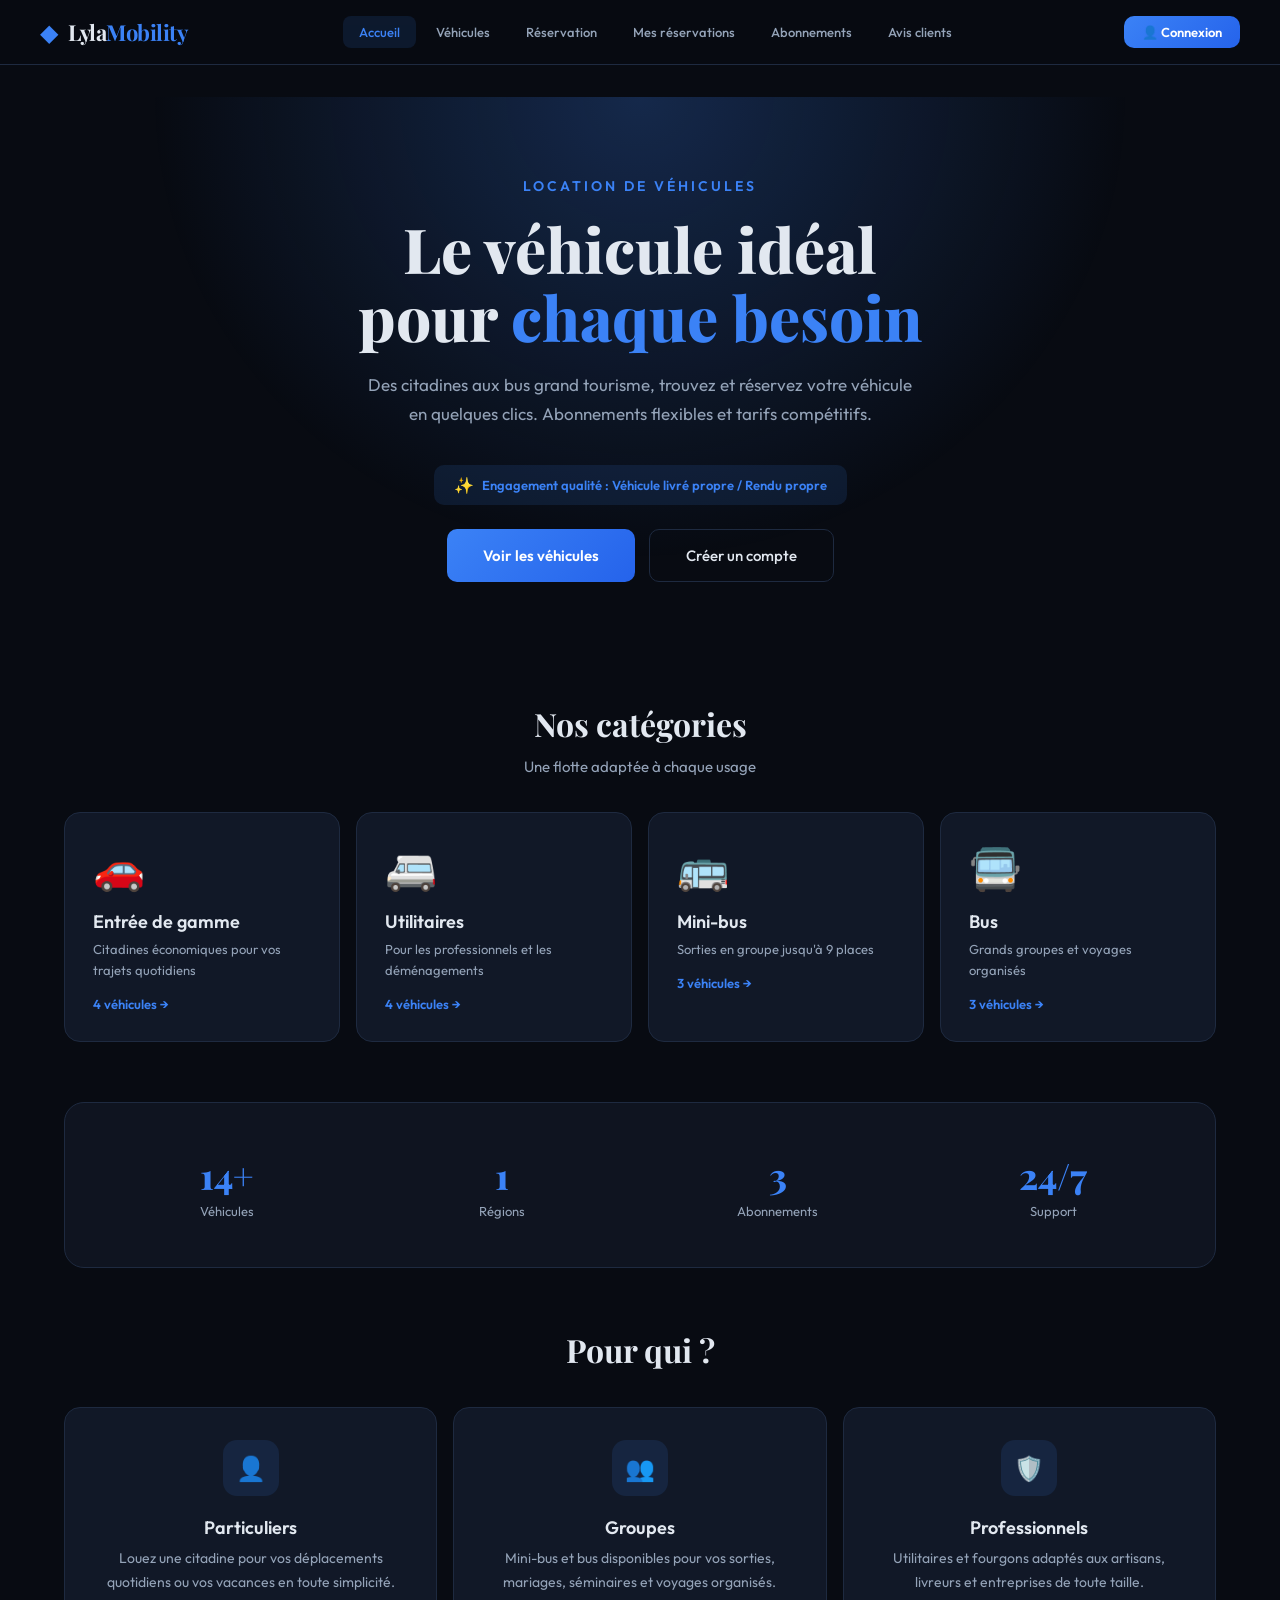
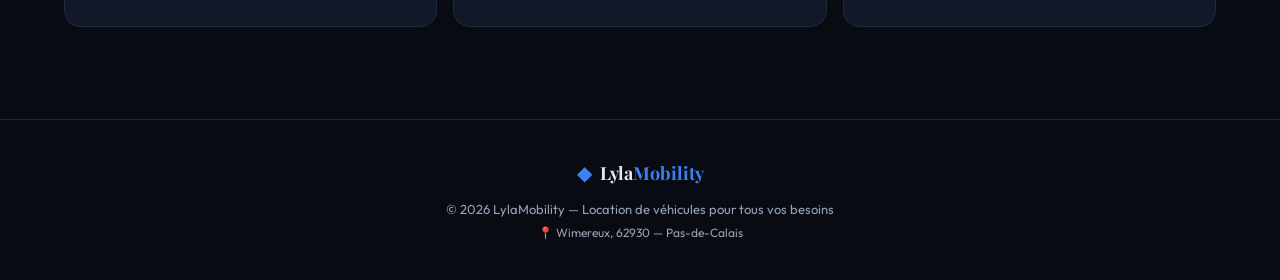
<file: index.html>
<!DOCTYPE html>
<html lang="fr">
<head>
  <meta charset="UTF-8">
  <meta name="viewport" content="width=device-width, initial-scale=1.0">
  <title>LylaMobility — Location de véhicules</title>
  <link href="https://fonts.googleapis.com/css2?family=Outfit:wght@300;400;500;600;700&family=Playfair+Display:wght@600;700;800&display=swap" rel="stylesheet">
  <link rel="stylesheet" href="style.css">
</head>
<body>


<div id="notification" class="notification hidden"></div>


<div id="authModal" class="modal-overlay hidden" onclick="if(event.target===this)closeAuth()">
  <div class="modal-content" style="max-width:420px" onclick="event.stopPropagation()">
    <div style="display:flex;justify-content:space-between;align-items:center;margin-bottom:32px">
      <h2 id="authTitle" style="font-family:var(--font-display);font-size:26px;font-weight:700">Connexion</h2>
      <button class="btn-icon" onclick="closeAuth()" style="font-size:20px">✕</button>
    </div>
    <div id="authFields" style="display:flex;flex-direction:column;gap:14px">
      <input id="authName" class="input-field hidden" placeholder="Nom complet">
      <input id="authEmail" class="input-field" type="email" placeholder="Email">
      <input id="authPassword" class="input-field" type="password" placeholder="Mot de passe" onkeydown="if(event.key==='Enter')submitAuth()">
    </div>
    <button class="btn-primary" style="width:100%;margin-top:20px;padding:14px" onclick="submitAuth()" id="authSubmitBtn">Se connecter</button>
    <p style="text-align:center;margin-top:20px;font-size:13px;color:var(--muted)">
      <span id="authSwitchText">Pas de compte ? </span>
      <span id="authSwitchLink" onclick="toggleAuthMode()" style="color:var(--accent);cursor:pointer;font-weight:600">S'inscrire</span>
    </p>
  </div>
</div>


<div id="detailModal" class="modal-overlay hidden" onclick="if(event.target===this)closeDetail()">
  <div class="modal-content" style="max-width:560px;position:relative" onclick="event.stopPropagation()">
    <button class="btn-icon" onclick="closeDetail()" style="position:absolute;top:16px;right:16px;font-size:20px;z-index:1">✕</button>
    <div id="detailContent"></div>
  </div>
</div>


<nav>
  <div class="nav-inner">
    <div class="logo" onclick="showPage('home')">
      <span class="logo-diamond">◆</span>
      <span class="logo-text">Lyla<span class="logo-accent">Mobility</span></span>
    </div>
    <div class="nav-links" id="navLinks"></div>
    <div id="navAuth"></div>
  </div>
</nav>


<div id="page-home" class="page active">
  <div class="hero fade-in">
    <div class="hero-label">Location de véhicules</div>
    <h1 class="hero-title">Le véhicule idéal<br>pour <span style="color:var(--accent)">chaque besoin</span></h1>
    <p class="hero-desc">Des citadines aux bus grand tourisme, trouvez et réservez votre véhicule en quelques clics. Abonnements flexibles et tarifs compétitifs.</p>
    <div style="display:inline-flex;align-items:center;gap:8px;background:var(--accent-soft);padding:10px 20px;border-radius:10px;margin-bottom:24px">
      <span style="font-size:16px">✨</span>
      <span style="font-size:13px;color:var(--accent);font-weight:600">Engagement qualité : Véhicule livré propre / Rendu propre</span>
    </div>
    <div class="hero-buttons">
      <button class="btn-primary" style="padding:16px 36px;font-size:15px" onclick="showPage('vehicles')">Voir les véhicules</button>
      <button class="btn-secondary" style="padding:16px 36px;font-size:15px" id="heroRegisterBtn" onclick="openAuth('register')">Créer un compte</button>
    </div>
  </div>

  <div class="section">
    <h2 class="section-title section-title-center">Nos catégories</h2>
    <p class="section-desc section-desc-center">Une flotte adaptée à chaque usage</p>
    <div class="grid-4" id="categoriesGrid"></div>
  </div>

  <div class="section">
    <div class="stats-bar">
      <div class="stat-item"><div class="stat-value">14+</div><div class="stat-label">Véhicules</div></div>
      <div class="stat-item"><div class="stat-value">1</div><div class="stat-label">Régions</div></div>
      <div class="stat-item"><div class="stat-value">3</div><div class="stat-label">Abonnements</div></div>
      <div class="stat-item"><div class="stat-value">24/7</div><div class="stat-label">Support</div></div>
    </div>
  </div>

  <div class="section">
    <h2 class="section-title section-title-center">Pour qui ?</h2>
    <div class="grid-3" style="margin-top:36px">
      <div class="card target-card"><div class="target-icon">👤</div><h3 class="target-title">Particuliers</h3><p class="target-desc">Louez une citadine pour vos déplacements quotidiens ou vos vacances en toute simplicité.</p></div>
      <div class="card target-card"><div class="target-icon">👥</div><h3 class="target-title">Groupes</h3><p class="target-desc">Mini-bus et bus disponibles pour vos sorties, mariages, séminaires et voyages organisés.</p></div>
      <div class="card target-card"><div class="target-icon">🛡️</div><h3 class="target-title">Professionnels</h3><p class="target-desc">Utilitaires et fourgons adaptés aux artisans, livreurs et entreprises de toute taille.</p></div>
    </div>
  </div>
</div>


<div id="page-vehicles" class="page">
  <h1 class="page-title fade-in">Nos véhicules</h1>
  <p class="page-desc fade-in">Explorez notre flotte et trouvez le véhicule adapté à vos besoins</p>
  <div class="filters" id="filtersBar"></div>
  <div class="grid-auto" id="vehiclesGrid"></div>
</div>


<div id="page-reservation" class="page">
  <div id="reservationContent"></div>
</div>


<div id="page-status" class="page">
  <div id="statusContent"></div>
</div>


<div id="page-subscriptions" class="page">
  <h1 class="page-title fade-in" style="text-align:center">Nos abonnements</h1>
  <p class="page-desc fade-in" style="text-align:center">Choisissez la formule qui vous correspond</p>
  <div class="sub-grid" id="subsGrid"></div>
</div>
<div id="page-reviews" class="page">
  <h1 class="page-title fade-in" style="text-align:center">Avis clients</h1>
  <p class="page-desc fade-in" style="text-align:center">Découvrez les retours de nos clients et partagez votre expérience</p>
  <div id="reviewsContent"></div>
</div>

<div id="page-admin" class="page">
  <h1 class="page-title fade-in">Administration</h1>
  <p class="page-desc fade-in">Gérez les réservations, utilisateurs et véhicules</p>
  <div class="admin-stats" id="adminStats"></div>
  <div class="admin-tabs" id="adminTabs"></div>
  <div class="admin-table-wrap" id="adminTableWrap"></div>
</div>


<footer>
  <div style="display:flex;align-items:center;justify-content:center;gap:8px;margin-bottom:16px">
    <span style="color:var(--accent);font-size:20px">◆</span>
    <span style="font-family:var(--font-display);font-size:18px;font-weight:700">Lyla<span style="color:var(--accent)">Mobility</span></span>
  </div>
  <p>© 2026 LylaMobility — Location de véhicules pour tous vos besoins</p>
  <p style="color:var(--muted);font-size:12px;margin-top:8px">📍 Wimereux, 62930 — Pas-de-Calais</p>
</footer>


<script src="script.js"></script>
</body>
</html>
</file>
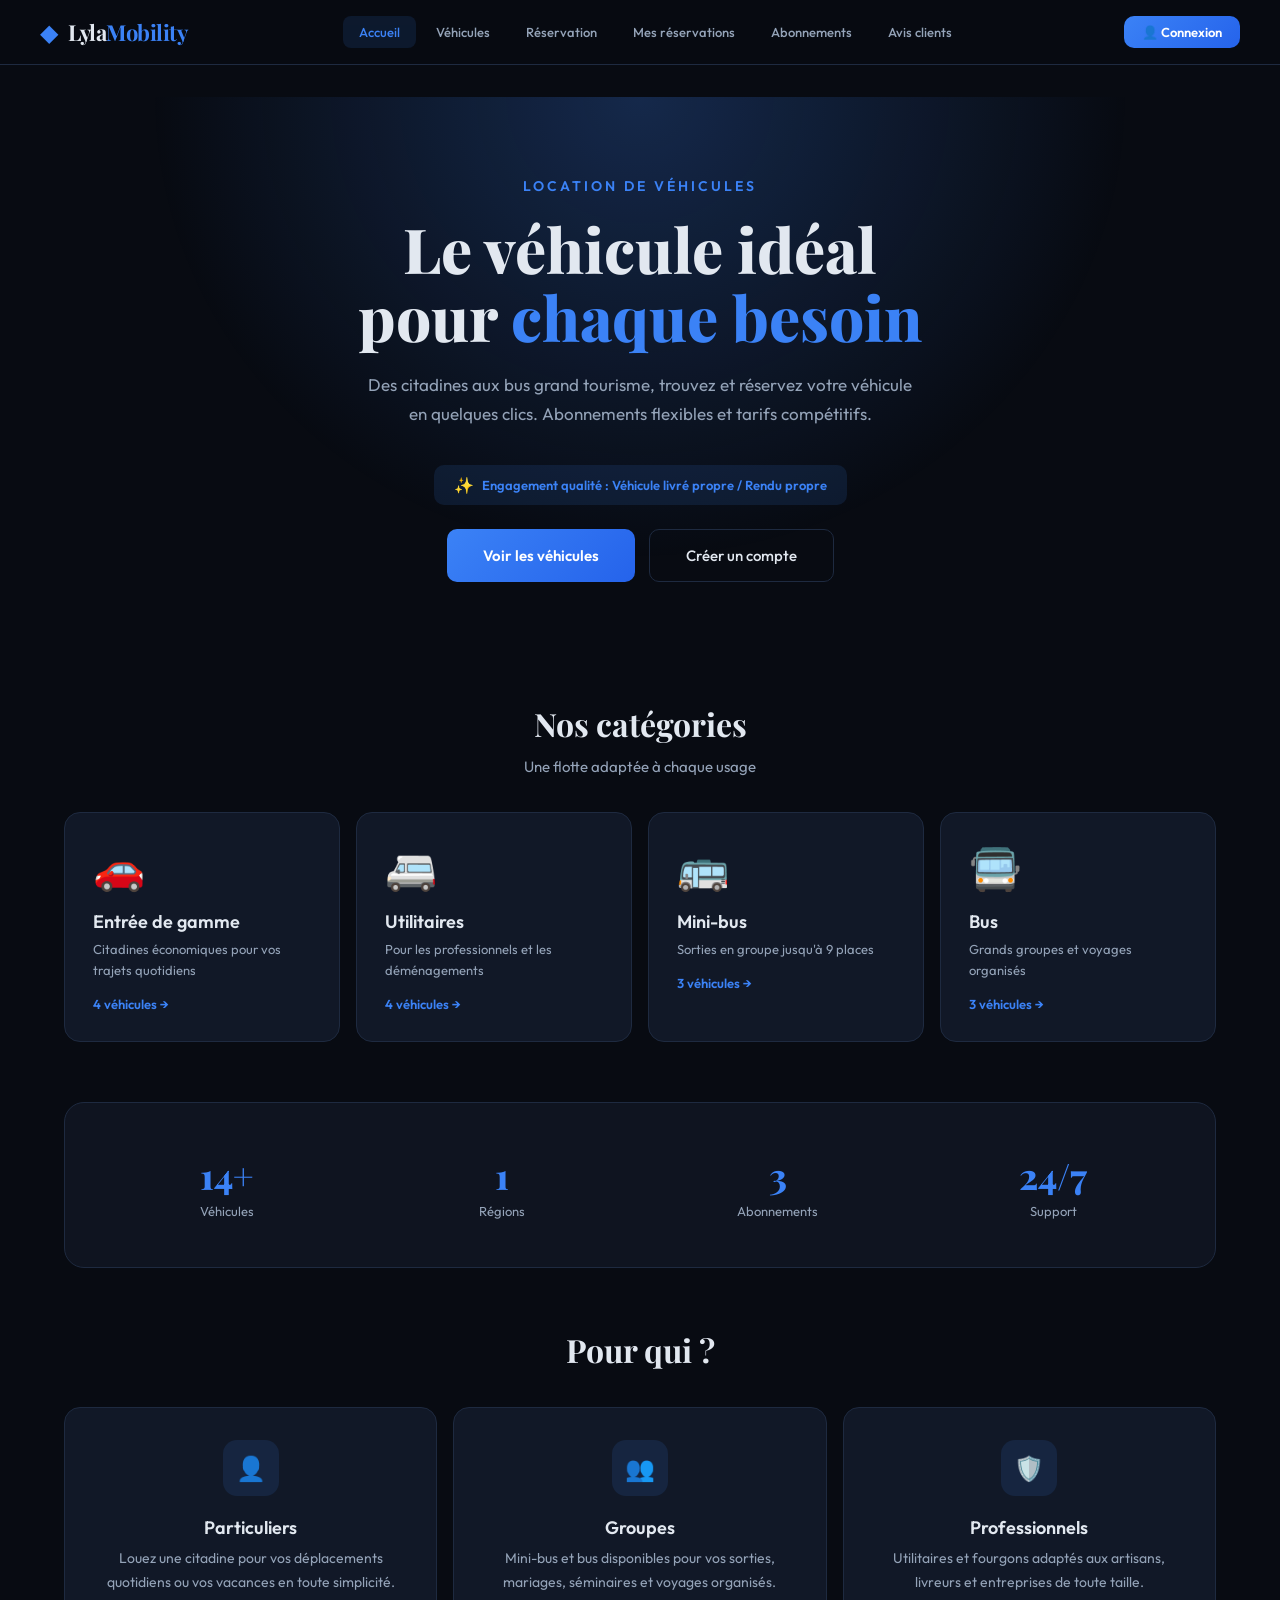
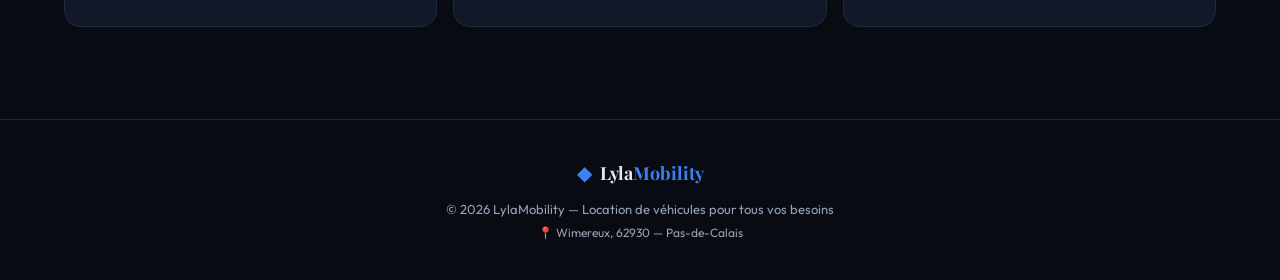
<file: index (1).html>
<!DOCTYPE html>
<html lang="fr">
<head>
  <meta charset="UTF-8">
  <meta name="viewport" content="width=device-width, initial-scale=1.0">
  <title>LylaMobility — Location de véhicules</title>
  <link href="https://fonts.googleapis.com/css2?family=Outfit:wght@300;400;500;600;700&family=Playfair+Display:wght@600;700;800&display=swap" rel="stylesheet">
  <link rel="stylesheet" href="style.css">
</head>
<body>


<div id="notification" class="notification hidden"></div>


<div id="authModal" class="modal-overlay hidden" onclick="if(event.target===this)closeAuth()">
  <div class="modal-content" style="max-width:420px" onclick="event.stopPropagation()">
    <div style="display:flex;justify-content:space-between;align-items:center;margin-bottom:32px">
      <h2 id="authTitle" style="font-family:var(--font-display);font-size:26px;font-weight:700">Connexion</h2>
      <button class="btn-icon" onclick="closeAuth()" style="font-size:20px">✕</button>
    </div>
    <div id="authFields" style="display:flex;flex-direction:column;gap:14px">
      <input id="authName" class="input-field hidden" placeholder="Nom complet">
      <input id="authEmail" class="input-field" type="email" placeholder="Email">
      <input id="authPassword" class="input-field" type="password" placeholder="Mot de passe" onkeydown="if(event.key==='Enter')submitAuth()">
    </div>
    <button class="btn-primary" style="width:100%;margin-top:20px;padding:14px" onclick="submitAuth()" id="authSubmitBtn">Se connecter</button>
    <p style="text-align:center;margin-top:20px;font-size:13px;color:var(--muted)">
      <span id="authSwitchText">Pas de compte ? </span>
      <span id="authSwitchLink" onclick="toggleAuthMode()" style="color:var(--accent);cursor:pointer;font-weight:600">S'inscrire</span>
    </p>
  </div>
</div>


<div id="detailModal" class="modal-overlay hidden" onclick="if(event.target===this)closeDetail()">
  <div class="modal-content" style="max-width:560px;position:relative" onclick="event.stopPropagation()">
    <button class="btn-icon" onclick="closeDetail()" style="position:absolute;top:16px;right:16px;font-size:20px;z-index:1">✕</button>
    <div id="detailContent"></div>
  </div>
</div>


<nav>
  <div class="nav-inner">
    <div class="logo" onclick="showPage('home')">
      <span class="logo-diamond">◆</span>
      <span class="logo-text">Lyla<span class="logo-accent">Mobility</span></span>
    </div>
    <div class="nav-links" id="navLinks"></div>
    <div id="navAuth"></div>
  </div>
</nav>


<div id="page-home" class="page active">
  <div class="hero fade-in">
    <div class="hero-label">Location de véhicules</div>
    <h1 class="hero-title">Le véhicule idéal<br>pour <span style="color:var(--accent)">chaque besoin</span></h1>
    <p class="hero-desc">Des citadines aux bus grand tourisme, trouvez et réservez votre véhicule en quelques clics. Abonnements flexibles et tarifs compétitifs.</p>
    <div style="display:inline-flex;align-items:center;gap:8px;background:var(--accent-soft);padding:10px 20px;border-radius:10px;margin-bottom:24px">
      <span style="font-size:16px">✨</span>
      <span style="font-size:13px;color:var(--accent);font-weight:600">Engagement qualité : Véhicule livré propre / Rendu propre</span>
    </div>
    <div class="hero-buttons">
      <button class="btn-primary" style="padding:16px 36px;font-size:15px" onclick="showPage('vehicles')">Voir les véhicules</button>
      <button class="btn-secondary" style="padding:16px 36px;font-size:15px" id="heroRegisterBtn" onclick="openAuth('register')">Créer un compte</button>
    </div>
  </div>

  <div class="section">
    <h2 class="section-title section-title-center">Nos catégories</h2>
    <p class="section-desc section-desc-center">Une flotte adaptée à chaque usage</p>
    <div class="grid-4" id="categoriesGrid"></div>
  </div>

  <div class="section">
    <div class="stats-bar">
      <div class="stat-item"><div class="stat-value">14+</div><div class="stat-label">Véhicules</div></div>
      <div class="stat-item"><div class="stat-value">1</div><div class="stat-label">Régions</div></div>
      <div class="stat-item"><div class="stat-value">3</div><div class="stat-label">Abonnements</div></div>
      <div class="stat-item"><div class="stat-value">24/7</div><div class="stat-label">Support</div></div>
    </div>
  </div>

  <div class="section">
    <h2 class="section-title section-title-center">Pour qui ?</h2>
    <div class="grid-3" style="margin-top:36px">
      <div class="card target-card"><div class="target-icon">👤</div><h3 class="target-title">Particuliers</h3><p class="target-desc">Louez une citadine pour vos déplacements quotidiens ou vos vacances en toute simplicité.</p></div>
      <div class="card target-card"><div class="target-icon">👥</div><h3 class="target-title">Groupes</h3><p class="target-desc">Mini-bus et bus disponibles pour vos sorties, mariages, séminaires et voyages organisés.</p></div>
      <div class="card target-card"><div class="target-icon">🛡️</div><h3 class="target-title">Professionnels</h3><p class="target-desc">Utilitaires et fourgons adaptés aux artisans, livreurs et entreprises de toute taille.</p></div>
    </div>
  </div>
</div>


<div id="page-vehicles" class="page">
  <h1 class="page-title fade-in">Nos véhicules</h1>
  <p class="page-desc fade-in">Explorez notre flotte et trouvez le véhicule adapté à vos besoins</p>
  <div class="filters" id="filtersBar"></div>
  <div class="grid-auto" id="vehiclesGrid"></div>
</div>


<div id="page-reservation" class="page">
  <div id="reservationContent"></div>
</div>


<div id="page-status" class="page">
  <div id="statusContent"></div>
</div>


<div id="page-subscriptions" class="page">
  <h1 class="page-title fade-in" style="text-align:center">Nos abonnements</h1>
  <p class="page-desc fade-in" style="text-align:center">Choisissez la formule qui vous correspond</p>
  <div class="sub-grid" id="subsGrid"></div>
</div>
<div id="page-reviews" class="page">
  <h1 class="page-title fade-in" style="text-align:center">Avis clients</h1>
  <p class="page-desc fade-in" style="text-align:center">Découvrez les retours de nos clients et partagez votre expérience</p>
  <div id="reviewsContent"></div>
</div>

<div id="page-admin" class="page">
  <h1 class="page-title fade-in">Administration</h1>
  <p class="page-desc fade-in">Gérez les réservations, utilisateurs et véhicules</p>
  <div class="admin-stats" id="adminStats"></div>
  <div class="admin-tabs" id="adminTabs"></div>
  <div class="admin-table-wrap" id="adminTableWrap"></div>
</div>


<footer>
  <div style="display:flex;align-items:center;justify-content:center;gap:8px;margin-bottom:16px">
    <span style="color:var(--accent);font-size:20px">◆</span>
    <span style="font-family:var(--font-display);font-size:18px;font-weight:700">Lyla<span style="color:var(--accent)">Mobility</span></span>
  </div>
  <p>© 2026 LylaMobility — Location de véhicules pour tous vos besoins</p>
  <p style="color:var(--muted);font-size:12px;margin-top:8px">📍 Wimereux, 62930 — Pas-de-Calais</p>
</footer>


<script src="script.js"></script>
</body>
</html>
</file>
<file: style.css>
*, *::before, *::after { box-sizing: border-box; margin: 0; padding: 0; }

:root {
    --bg: #080B12;
    --surface: #0F1420;
    --card: #111827;
    --border: #1E2A40;
    --text: #E2E8F0;
    --muted: #94A3B8;
    --accent: #3B82F6;
    --accent-soft: rgba(59,130,246,0.12);
    --accent-glow: rgba(59,130,246,0.25);
    --success: #34D399;
    --danger: #EF4444;
    --info: #60A5FA;
    --font: 'Outfit', sans-serif;
    --font-display: 'Playfair Display', serif;
}

body {
    font-family: var(--font);
    background: var(--bg);
    color: var(--text);
    min-height: 100vh;
}

::-webkit-scrollbar { width: 6px; }
::-webkit-scrollbar-track { background: var(--bg); }
::-webkit-scrollbar-thumb { background: var(--border); border-radius: 3px; }

input, select, textarea { font-family: var(--font); }
a { text-decoration: none; color: inherit; }

/* ── ANIMATIONS ── */
@keyframes fadeIn {
    from { opacity: 0; transform: translateY(12px); }
    to { opacity: 1; transform: translateY(0); }
}
@keyframes slideDown {
    from { opacity: 0; transform: translateY(-20px); }
    to { opacity: 1; transform: translateY(0); }
}
.fade-in { animation: fadeIn 0.5s ease forwards; }


nav {
    position: sticky;
    top: 0;
    z-index: 100;
    background: rgba(8,11,18,0.85);
    backdrop-filter: blur(20px);
    border-bottom: 1px solid var(--border);
    padding: 0 24px;
}
.nav-inner {
    max-width: 1200px;
    margin: 0 auto;
    display: flex;
    align-items: center;
    justify-content: space-between;
    height: 64px;
}
.logo { display: flex; align-items: center; gap: 10px; cursor: pointer; }
.logo-diamond { font-size: 24px; color: var(--accent); }
.logo-text { font-family: var(--font-display); font-size: 22px; font-weight: 700; letter-spacing: -0.5px; }
.logo-accent { color: var(--accent); }
.nav-links { display: flex; gap: 4px; overflow-x: auto; }
.nav-btn {
    background: transparent; color: var(--muted); border: none; padding: 8px 16px;
    border-radius: 8px; cursor: pointer; font-size: 13px; font-weight: 500;
    white-space: nowrap; font-family: var(--font); transition: all 0.2s;
}
.nav-btn.active { background: var(--accent-soft); color: var(--accent); }
.nav-btn:hover { color: var(--accent); }
.nav-user { display: flex; align-items: center; gap: 12px; }
.nav-user-info { text-align: right; }
.nav-user-name { font-size: 13px; font-weight: 600; }
.nav-user-sub { font-size: 11px; color: var(--muted); }


.btn-primary {
    background: linear-gradient(135deg, var(--accent), #2563EB); color: #fff; border: none;
    padding: 12px 28px; border-radius: 10px; font-weight: 600; cursor: pointer;
    font-size: 14px; transition: all 0.3s; font-family: var(--font);
}
.btn-primary:hover { transform: translateY(-2px); box-shadow: 0 8px 24px var(--accent-glow); }
.btn-secondary {
    background: transparent; color: var(--text); border: 1.5px solid var(--border);
    padding: 12px 28px; border-radius: 10px; font-weight: 500; cursor: pointer;
    font-size: 14px; transition: all 0.3s; font-family: var(--font);
}
.btn-secondary:hover { border-color: var(--accent); color: var(--accent); }
.btn-sm { padding: 8px 18px; font-size: 13px; }
.btn-danger { border-color: var(--danger); color: var(--danger); }
.btn-icon { background: none; border: none; color: var(--muted); cursor: pointer; padding: 4px; }


.input-field {
    width: 100%; background: var(--surface); border: 1.5px solid var(--border); color: var(--text);
    padding: 12px 16px; border-radius: 10px; font-size: 14px; outline: none; transition: border-color 0.3s;
}
.input-field:focus { border-color: var(--accent); }
.input-field::placeholder { color: var(--muted); }
select.input-field { appearance: none; cursor: pointer; }


.badge {
    display: inline-block; padding: 4px 12px; border-radius: 20px;
    font-size: 11px; font-weight: 600; text-transform: uppercase; letter-spacing: 0.5px;
}
.badge-success { background: rgba(52,211,153,0.15); color: var(--success); }
.badge-danger { background: rgba(239,68,68,0.15); color: var(--danger); }
.badge-info { background: rgba(96,165,250,0.15); color: var(--info); }


.card {
    background: var(--card); border-radius: 16px;
    border: 1px solid var(--border); transition: all 0.3s;
}
.card:hover { transform: translateY(-4px); box-shadow: 0 12px 40px rgba(0,0,0,0.4); }


.modal-overlay {
    position: fixed; inset: 0; z-index: 1000; background: rgba(0,0,0,0.7);
    backdrop-filter: blur(8px); display: flex; align-items: center;
    justify-content: center; padding: 20px;
}
.modal-content {
    background: var(--surface); border-radius: 20px; padding: 40px;
    width: 100%; border: 1px solid var(--border); animation: fadeIn 0.3s ease;
}
.modal-close {
    position: absolute; top: 16px; right: 16px; background: none;
    border: none; color: var(--muted); cursor: pointer; font-size: 20px;
}


.notification {
    position: fixed; top: 20px; right: 20px; z-index: 9999; padding: 14px 24px;
    border-radius: 12px; color: #fff; font-weight: 600; font-size: 14px;
    animation: slideDown 0.3s ease; box-shadow: 0 8px 32px rgba(0,0,0,0.3);
    transition: opacity 0.3s;
}


.page {
    display: none; max-width: 1200px; margin: 0 auto;
    padding: 32px 24px; min-height: calc(100vh - 64px);
}
.page.active { display: block; }


.hero {
    text-align: center; padding: 80px 20px 60px;
    background: radial-gradient(ellipse at 50% 0%, var(--accent-glow) 0%, transparent 60%);
    border-radius: 24px; margin-bottom: 60px;
}
.hero-label {
    font-size: 14px; color: var(--accent); font-weight: 600;
    letter-spacing: 3px; text-transform: uppercase; margin-bottom: 20px;
}
.hero-title {
    font-family: var(--font-display); font-size: clamp(36px, 5vw, 62px);
    font-weight: 800; line-height: 1.1; margin-bottom: 20px;
}
.hero-desc {
    color: var(--muted); font-size: 17px; max-width: 560px;
    margin: 0 auto 36px; line-height: 1.7;
}
.hero-buttons { display: flex; gap: 14px; justify-content: center; flex-wrap: wrap; }


.grid-4 { display: grid; grid-template-columns: repeat(auto-fit, minmax(240px, 1fr)); gap: 16px; }
.grid-3 { display: grid; grid-template-columns: repeat(auto-fit, minmax(280px, 1fr)); gap: 16px; }
.grid-auto { display: grid; grid-template-columns: repeat(auto-fill, minmax(280px, 1fr)); gap: 18px; }

.stats-bar {
    display: grid; grid-template-columns: repeat(auto-fit, minmax(200px, 1fr));
    gap: 16px; background: var(--surface); border-radius: 20px;
    padding: 32px; border: 1px solid var(--border);
}
.stat-item { text-align: center; padding: 16px; }
.stat-value { font-family: var(--font-display); font-size: 36px; font-weight: 800; color: var(--accent); }
.stat-label { color: var(--muted); font-size: 13px; margin-top: 4px; }


.cat-card { padding: 28px; cursor: pointer; }
.cat-icon { font-size: 42px; margin-bottom: 16px; }
.cat-title { font-size: 18px; font-weight: 600; margin-bottom: 6px; }
.cat-desc { color: var(--muted); font-size: 13px; line-height: 1.6; margin-bottom: 12px; }
.cat-link { color: var(--accent); font-size: 13px; font-weight: 600; }


.target-card {
    padding: 32px; display: flex; flex-direction: column;
    align-items: center; text-align: center;
}
.target-icon {
    width: 56px; height: 56px; border-radius: 14px; background: var(--accent-soft);
    display: flex; align-items: center; justify-content: center;
    color: var(--accent); margin-bottom: 20px; font-size: 24px;
}
.target-title { font-size: 18px; font-weight: 600; margin-bottom: 8px; }
.target-desc { color: var(--muted); font-size: 14px; line-height: 1.7; }


.vehicle-card { overflow: hidden; cursor: pointer; }
.vehicle-img {
    height: 180px; overflow: hidden; position: relative;
    background: linear-gradient(135deg, var(--surface), var(--card));
}
.vehicle-img img { width: 100%; height: 100%; object-fit: cover; transition: transform 0.4s; }
.vehicle-card:hover .vehicle-img img { transform: scale(1.05); }
.vehicle-img .badge { position: absolute; top: 12px; right: 12px; }
.vehicle-img .fallback {
    display: none; position: absolute; inset: 0; align-items: center;
    justify-content: center; flex-direction: column; gap: 8px;
    background: linear-gradient(135deg, var(--surface), var(--card));
}
.vehicle-body { padding: 20px 22px; }
.vehicle-type {
    font-size: 12px; color: var(--accent); font-weight: 600;
    text-transform: uppercase; letter-spacing: 1px; margin-bottom: 6px;
}
.vehicle-name { font-size: 18px; font-weight: 600; margin-bottom: 6px; }
.vehicle-desc {
    color: var(--muted); font-size: 13px; line-height: 1.6; margin-bottom: 16px;
    display: -webkit-box; -webkit-line-clamp: 2; -webkit-box-orient: vertical; overflow: hidden;
}
.vehicle-footer { display: flex; justify-content: space-between; align-items: center; }
.vehicle-specs { display: flex; gap: 14px; }
.vehicle-spec { display: flex; align-items: center; gap: 4px; font-size: 12px; color: var(--muted); }
.vehicle-price { font-family: var(--font-display); font-size: 22px; font-weight: 700; color: var(--accent); }
.vehicle-price span { font-size: 12px; font-family: var(--font); color: var(--muted); font-weight: 400; }


.filters { display: flex; gap: 8px; margin-bottom: 32px; flex-wrap: wrap; }
.filter-btn {
    border: 1.5px solid var(--border); padding: 10px 20px; border-radius: 10px;
    cursor: pointer; font-size: 13px; font-weight: 600; display: flex;
    align-items: center; gap: 6px; transition: all 0.2s; font-family: var(--font);
    background: var(--surface); color: var(--muted);
}
.filter-btn.active { background: var(--accent); color: var(--bg); border-color: var(--accent); }


.form-card {
    background: var(--card); border-radius: 20px; padding: 32px;
    border: 1px solid var(--border); max-width: 680px; margin: 0 auto;
}
.form-group { margin-bottom: 20px; }
.form-label { display: block; font-size: 13px; font-weight: 600; color: var(--muted); margin-bottom: 8px; }
.form-row { display: grid; grid-template-columns: 1fr 1fr; gap: 16px; }

.price-summary {
    background: var(--surface); border-radius: 14px; padding: 20px;
    border: 1px solid var(--border); margin-bottom: 20px;
}
.price-line { display: flex; justify-content: space-between; margin-bottom: 8px; font-size: 14px; }
.price-line.discount { color: var(--success); }
.price-total {
    border-top: 1px solid var(--border); padding-top: 10px; margin-top: 8px;
    display: flex; justify-content: space-between; align-items: center;
}
.price-total-label { font-weight: 700; font-size: 16px; }
.price-total-value { font-family: var(--font-display); font-weight: 700; font-size: 24px; color: var(--accent); }


.reservation-card { padding: 24px; margin-bottom: 14px; }
.reservation-header {
    display: flex; justify-content: space-between; align-items: flex-start;
    flex-wrap: wrap; gap: 16px;
}
.reservation-title { display: flex; align-items: center; gap: 10px; margin-bottom: 8px; }
.reservation-details { display: flex; gap: 20px; flex-wrap: wrap; }
.reservation-detail { display: flex; align-items: center; gap: 6px; font-size: 13px; color: var(--muted); }
.reservation-right { text-align: right; display: flex; flex-direction: column; align-items: flex-end; gap: 8px; }
.reservation-price { font-family: var(--font-display); font-size: 22px; font-weight: 700; color: var(--accent); }


.sub-grid {
    display: grid; grid-template-columns: repeat(auto-fit, minmax(280px, 1fr));
    gap: 20px; max-width: 960px; margin: 0 auto;
}
.sub-card { background: var(--card); border-radius: 20px; padding: 32px; position: relative; }
.sub-card.popular { box-shadow: 0 0 30px var(--accent-glow); }
.sub-popular-badge {
    position: absolute; top: -12px; left: 50%; transform: translateX(-50%);
    background: linear-gradient(135deg, var(--accent), #2563EB); color: #fff;
    padding: 4px 16px; border-radius: 20px; font-size: 11px; font-weight: 700;
    letter-spacing: 1px; text-transform: uppercase;
}
.sub-icon {
    width: 48px; height: 48px; border-radius: 12px; display: flex;
    align-items: center; justify-content: center; margin-bottom: 20px; font-size: 20px;
}
.sub-name { font-size: 22px; font-weight: 700; margin-bottom: 4px; }
.sub-price { display: flex; align-items: baseline; gap: 4px; margin-bottom: 24px; }
.sub-price-value { font-family: var(--font-display); font-size: 40px; font-weight: 800; }
.sub-price-period { color: var(--muted); font-size: 14px; }
.sub-perks { display: flex; flex-direction: column; gap: 12px; margin-bottom: 28px; }
.sub-perk { display: flex; align-items: center; gap: 10px; font-size: 14px; }
.sub-perk-icon { flex-shrink: 0; }
.sub-perk-text { color: var(--muted); }


.admin-stats {
    display: grid; grid-template-columns: repeat(auto-fit, minmax(180px, 1fr));
    gap: 14px; margin-bottom: 28px;
}
.admin-stat { background: var(--card); border-radius: 14px; padding: 20px; border: 1px solid var(--border); }
.admin-stat-label { font-size: 12px; color: var(--muted); text-transform: uppercase; letter-spacing: 1px; margin-bottom: 6px; }
.admin-stat-value { font-family: var(--font-display); font-size: 28px; font-weight: 700; }
.admin-tabs { display: flex; gap: 4px; margin-bottom: 24px; }
.admin-tab {
    background: transparent; color: var(--muted); border: none; padding: 10px 20px;
    border-radius: 8px; cursor: pointer; font-size: 13px; font-weight: 600;
    font-family: var(--font); transition: all 0.2s;
}
.admin-tab.active { background: var(--accent-soft); color: var(--accent); }
.admin-table-wrap {
    background: var(--card); border-radius: 20px;
    border: 1px solid var(--border); overflow-x: auto;
}
.admin-table { width: 100%; border-collapse: collapse; font-size: 13px; }
.admin-table th {
    padding: 14px 16px; text-align: left; color: var(--muted); font-weight: 600;
    font-size: 11px; text-transform: uppercase; letter-spacing: 1px;
    border-bottom: 1px solid var(--border);
}
.admin-table td { padding: 12px 16px; border-bottom: 1px solid var(--border); }
.admin-table select {
    background: var(--surface); border: 1px solid var(--border); color: var(--text);
    padding: 6px 10px; border-radius: 6px; font-size: 12px; font-family: var(--font);
}


.empty-state { text-align: center; padding: 80px; background: var(--card); border-radius: 20px; border: 1px solid var(--border); }
.empty-icon { font-size: 48px; margin-bottom: 16px; }
.empty-title { font-size: 20px; font-weight: 600; margin-bottom: 8px; }
.empty-desc { color: var(--muted); font-size: 14px; margin-bottom: 24px; }


.auth-prompt { text-align: center; padding: 80px; background: var(--card); border-radius: 20px; border: 1px solid var(--border); }
.auth-prompt-icon {
    width: 64px; height: 64px; border-radius: 16px; background: var(--accent-soft);
    display: flex; align-items: center; justify-content: center;
    margin: 0 auto 20px; color: var(--accent); font-size: 28px;
}
.auth-prompt-title { font-size: 20px; font-weight: 600; margin-bottom: 8px; }
.auth-prompt-desc { color: var(--muted); font-size: 14px; margin-bottom: 24px; }


.detail-img {
    height: 220px; border-radius: 16px; overflow: hidden; margin-bottom: 16px;
    position: relative; background: linear-gradient(135deg, var(--surface), var(--card));
}
.detail-img img { width: 100%; height: 100%; object-fit: cover; }
.detail-title { font-family: var(--font-display); font-size: 28px; text-align: center; margin-bottom: 4px; }
.detail-type { text-align: center; color: var(--muted); font-size: 14px; margin-bottom: 24px; }
.detail-desc { color: var(--muted); line-height: 1.7; margin-bottom: 24px; text-align: center; }
.detail-specs { display: grid; grid-template-columns: 1fr 1fr; gap: 12px; margin-bottom: 28px; }
.detail-spec { background: var(--card); padding: 14px 16px; border-radius: 12px; display: flex; align-items: center; gap: 10px; }
.detail-spec-icon { color: var(--accent); }
.detail-spec-label { font-size: 11px; color: var(--muted); text-transform: uppercase; letter-spacing: 0.5px; }
.detail-spec-value { font-weight: 600; font-size: 14px; }
/* ── REVIEWS ── */
.reviews-summary {
    display: grid; grid-template-columns: auto 1fr; gap: 32px;
    background: var(--card); border-radius: 20px; padding: 32px;
    border: 1px solid var(--border); margin-bottom: 24px; align-items: center;
}
.reviews-avg { text-align: center; min-width: 120px; }
.reviews-avg-number { font-family: var(--font-display); font-size: 48px; font-weight: 800; color: var(--accent); }
.reviews-avg-stars { margin-bottom: 4px; }
.reviews-avg-count { font-size: 13px; color: var(--muted); }
.reviews-bars { display: flex; flex-direction: column; gap: 6px; }
.reviews-bar-row { display: flex; align-items: center; gap: 10px; }
.reviews-bar-label { font-size: 13px; color: var(--accent); min-width: 36px; text-align: right; }
.reviews-bar-track { flex: 1; height: 8px; background: var(--surface); border-radius: 4px; overflow: hidden; }
.reviews-bar-fill { height: 100%; background: var(--accent); border-radius: 4px; transition: width 0.5s ease; }
.reviews-bar-count { font-size: 13px; color: var(--muted); min-width: 20px; }
.review-form-card {
    background: var(--card); border-radius: 20px; padding: 32px;
    border: 1px solid var(--border); margin-bottom: 24px; max-width: 680px; margin-left: auto; margin-right: auto;
}
.star-selector { display: flex; gap: 8px; }
.star-btn {
    font-size: 28px; cursor: pointer; color: var(--border); transition: color 0.2s, transform 0.2s;
    background: none; border: none; padding: 0;
}
.star-btn.active, .star-btn:hover { color: var(--accent); transform: scale(1.15); }
.reviews-list { display: flex; flex-direction: column; gap: 14px; max-width: 680px; margin: 0 auto; }
.review-card { padding: 24px; }
.review-card:hover { transform: none; box-shadow: none; }
.review-header { display: flex; align-items: center; gap: 14px; margin-bottom: 14px; }
.review-avatar {
    width: 42px; height: 42px; border-radius: 50%; background: var(--accent-soft);
    display: flex; align-items: center; justify-content: center;
    color: var(--accent); font-weight: 700; font-size: 16px; flex-shrink: 0;
}
.review-author { font-weight: 600; font-size: 15px; }
.review-meta { font-size: 12px; color: var(--muted); }
.review-stars { margin-left: auto; white-space: nowrap; }
.review-text { color: var(--muted); font-size: 14px; line-height: 1.7; }

@media (max-width: 600px) {
    .reviews-summary { grid-template-columns: 1fr; text-align: center; }
}

footer { border-top: 1px solid var(--border); padding: 40px 24px; text-align: center; }
footer p { color: var(--muted); font-size: 13px; }


.section { margin-bottom: 60px; }
.section-title { font-family: var(--font-display); font-size: 32px; font-weight: 700; margin-bottom: 12px; }
.section-title-center { text-align: center; }
.section-desc { color: var(--muted); font-size: 15px; margin-bottom: 36px; }
.section-desc-center { text-align: center; }
.page-title { font-family: var(--font-display); font-size: 36px; font-weight: 700; margin-bottom: 8px; }
.page-desc { color: var(--muted); font-size: 15px; margin-bottom: 32px; }
.hidden { display: none !important; }
</file>
